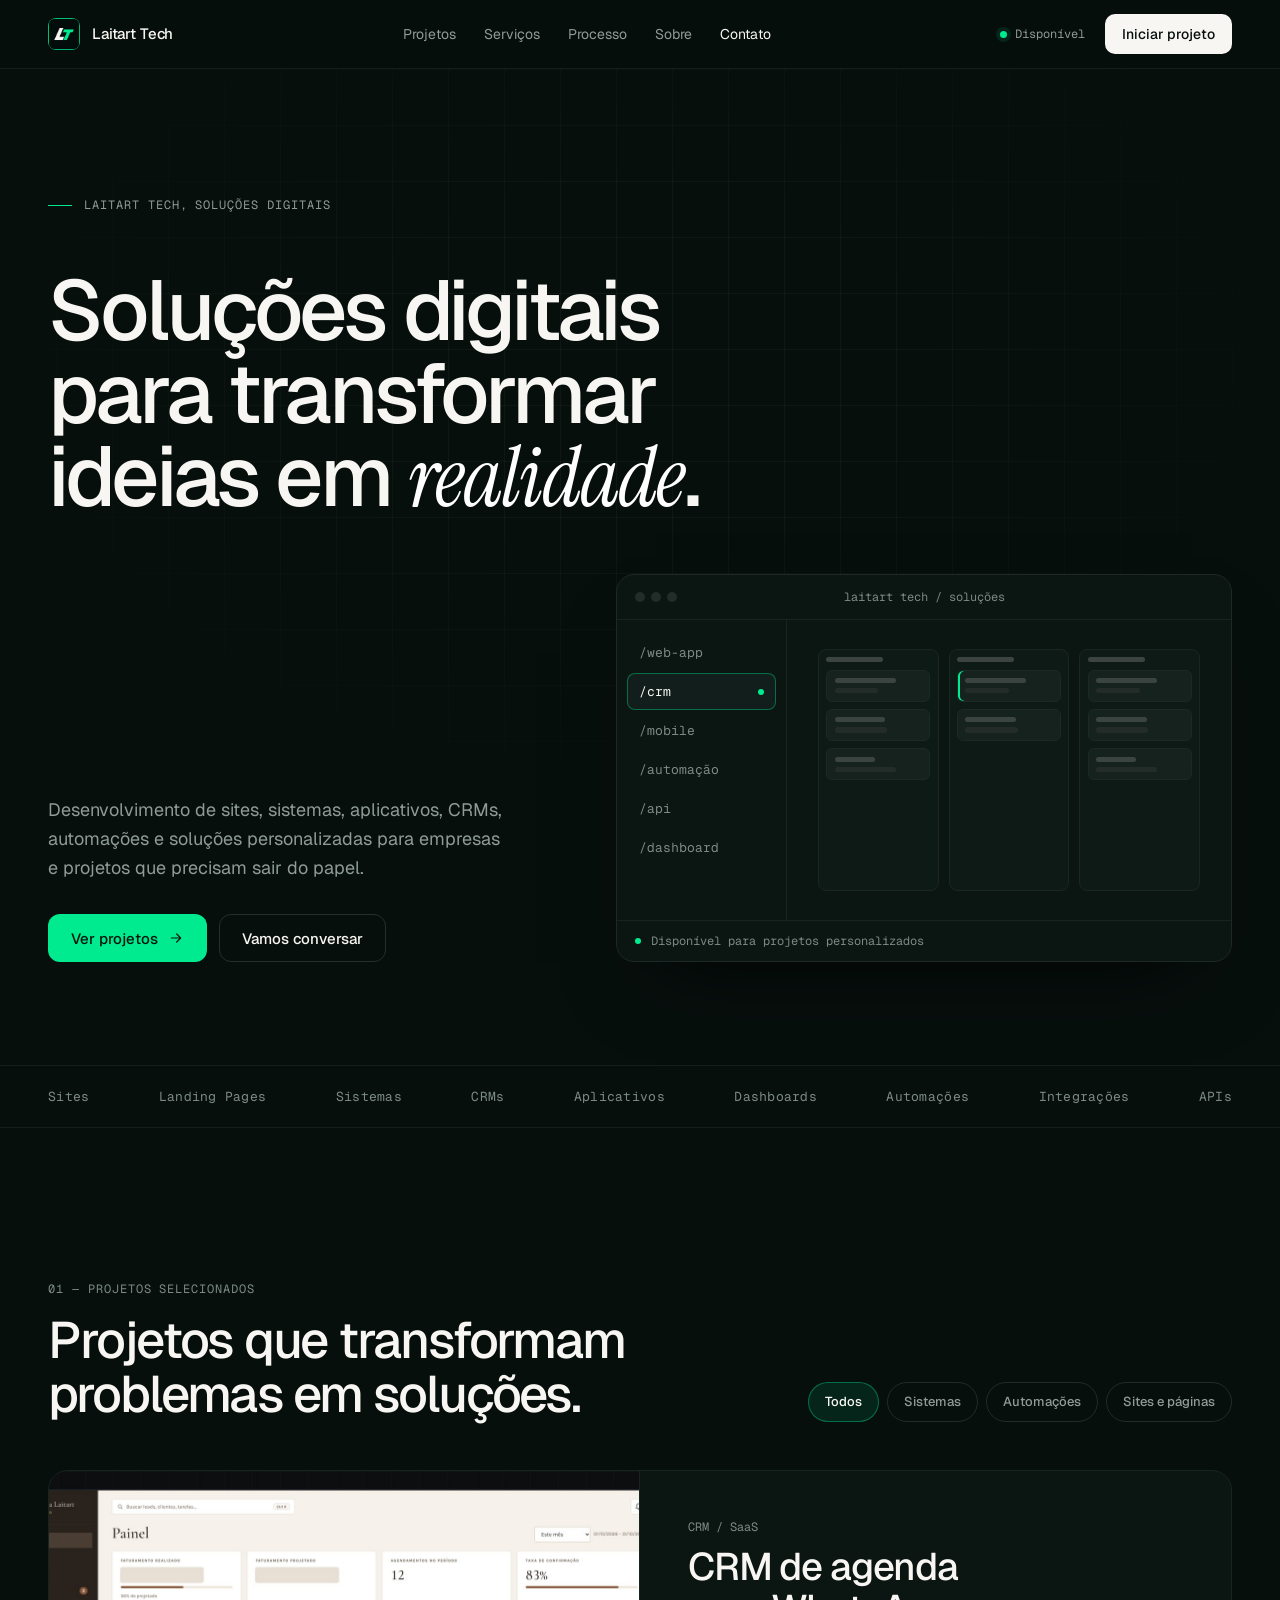
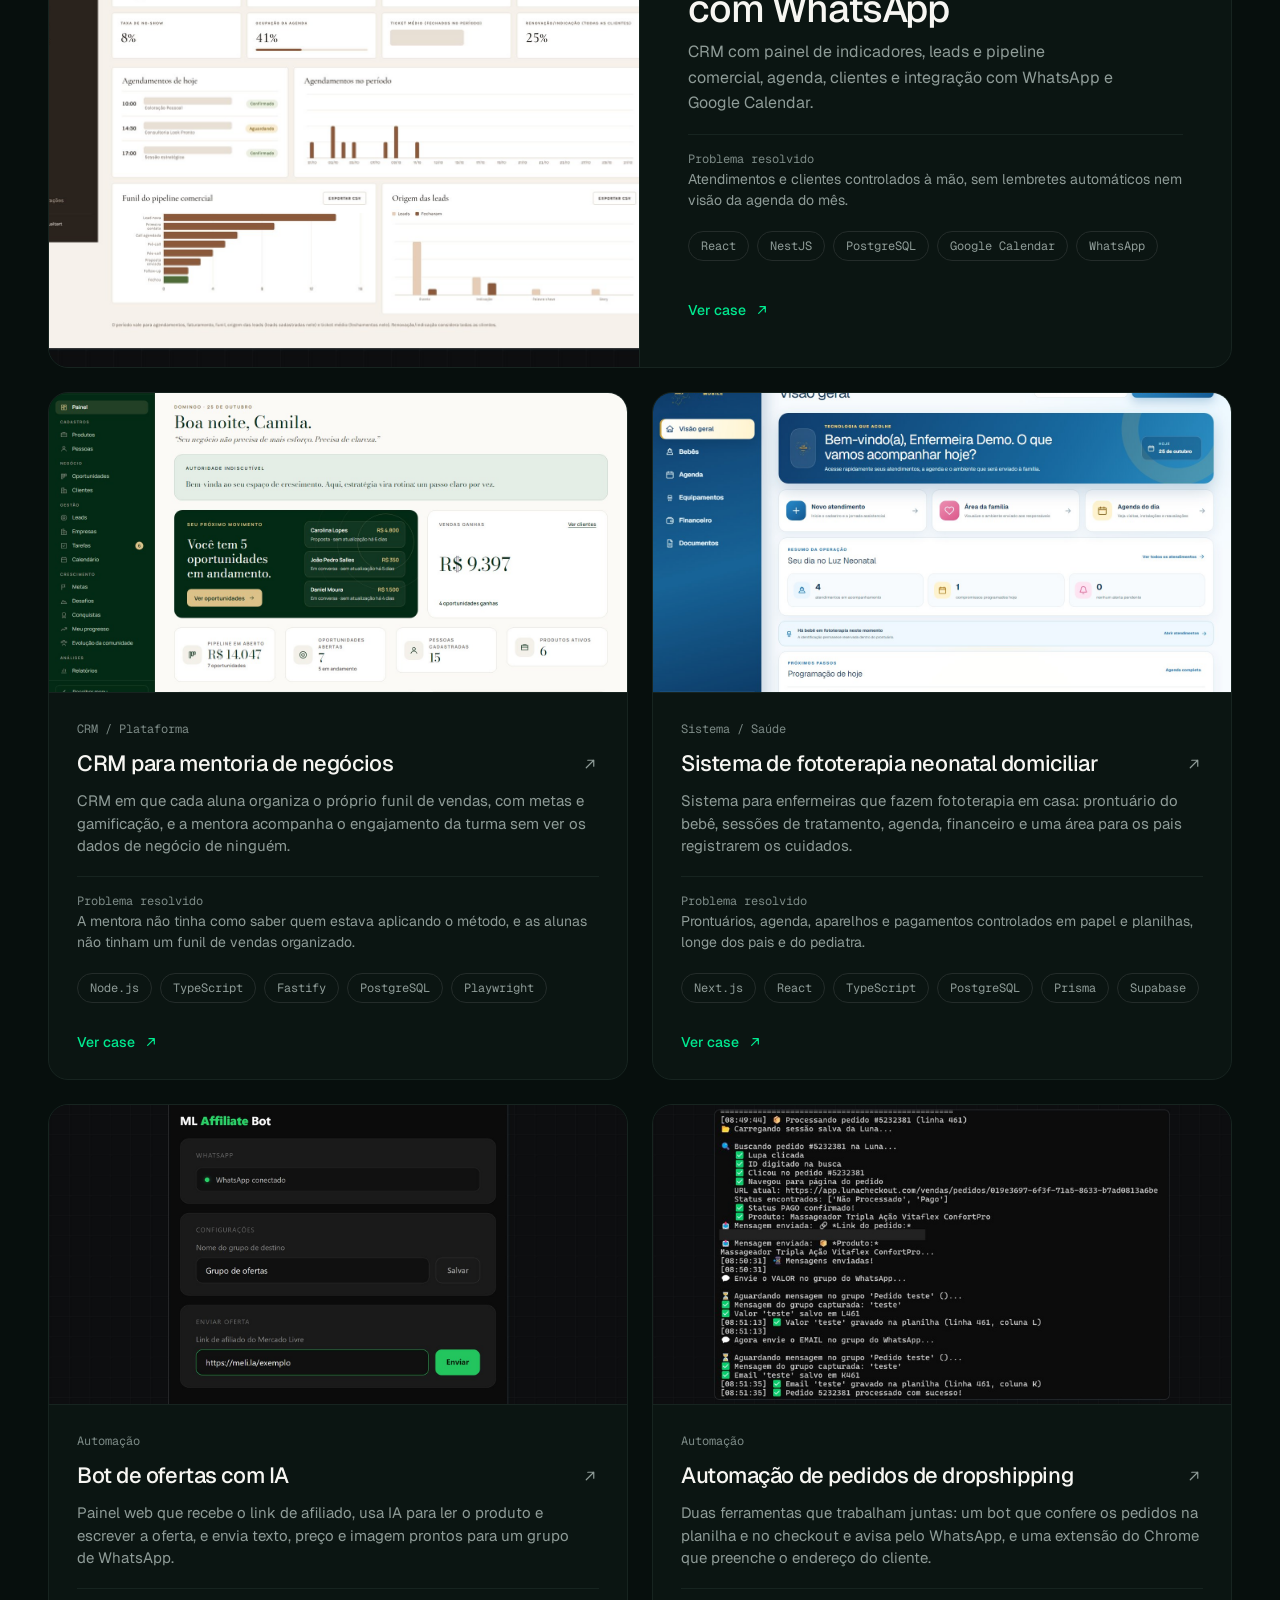
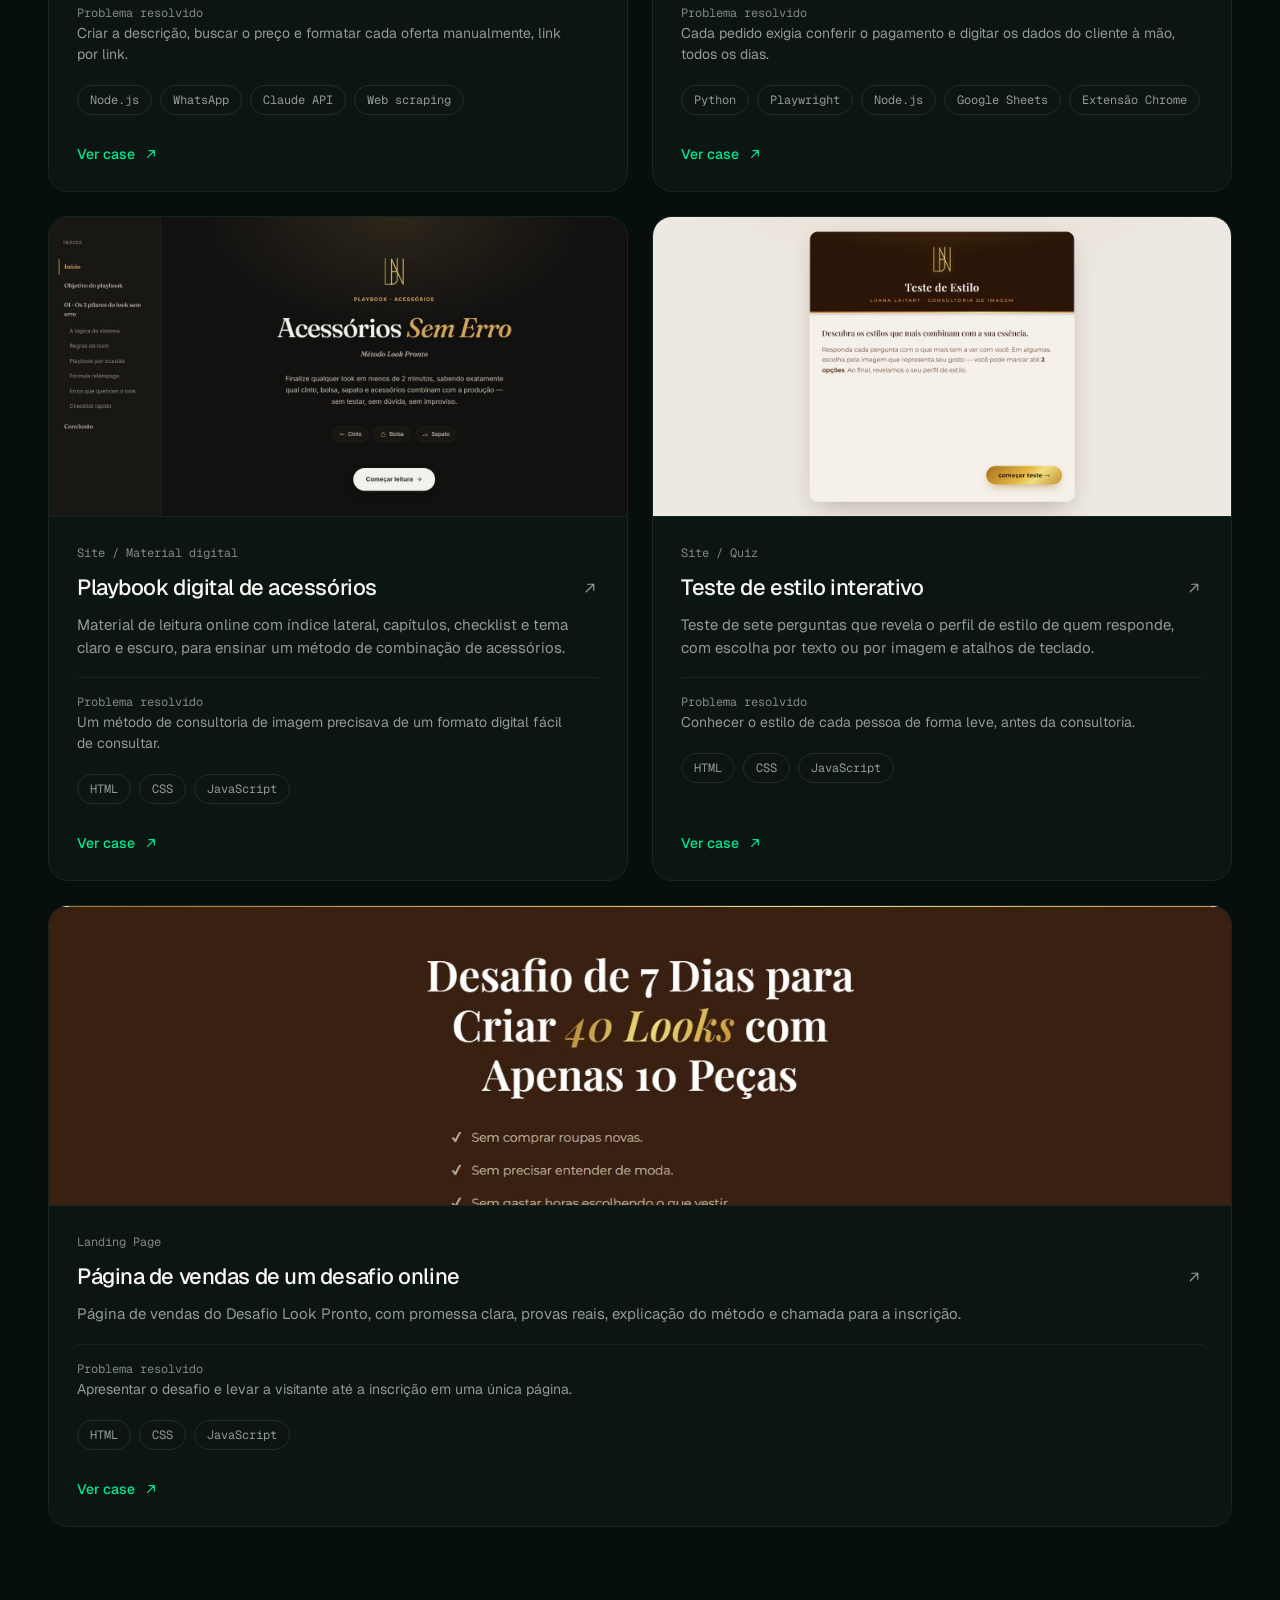
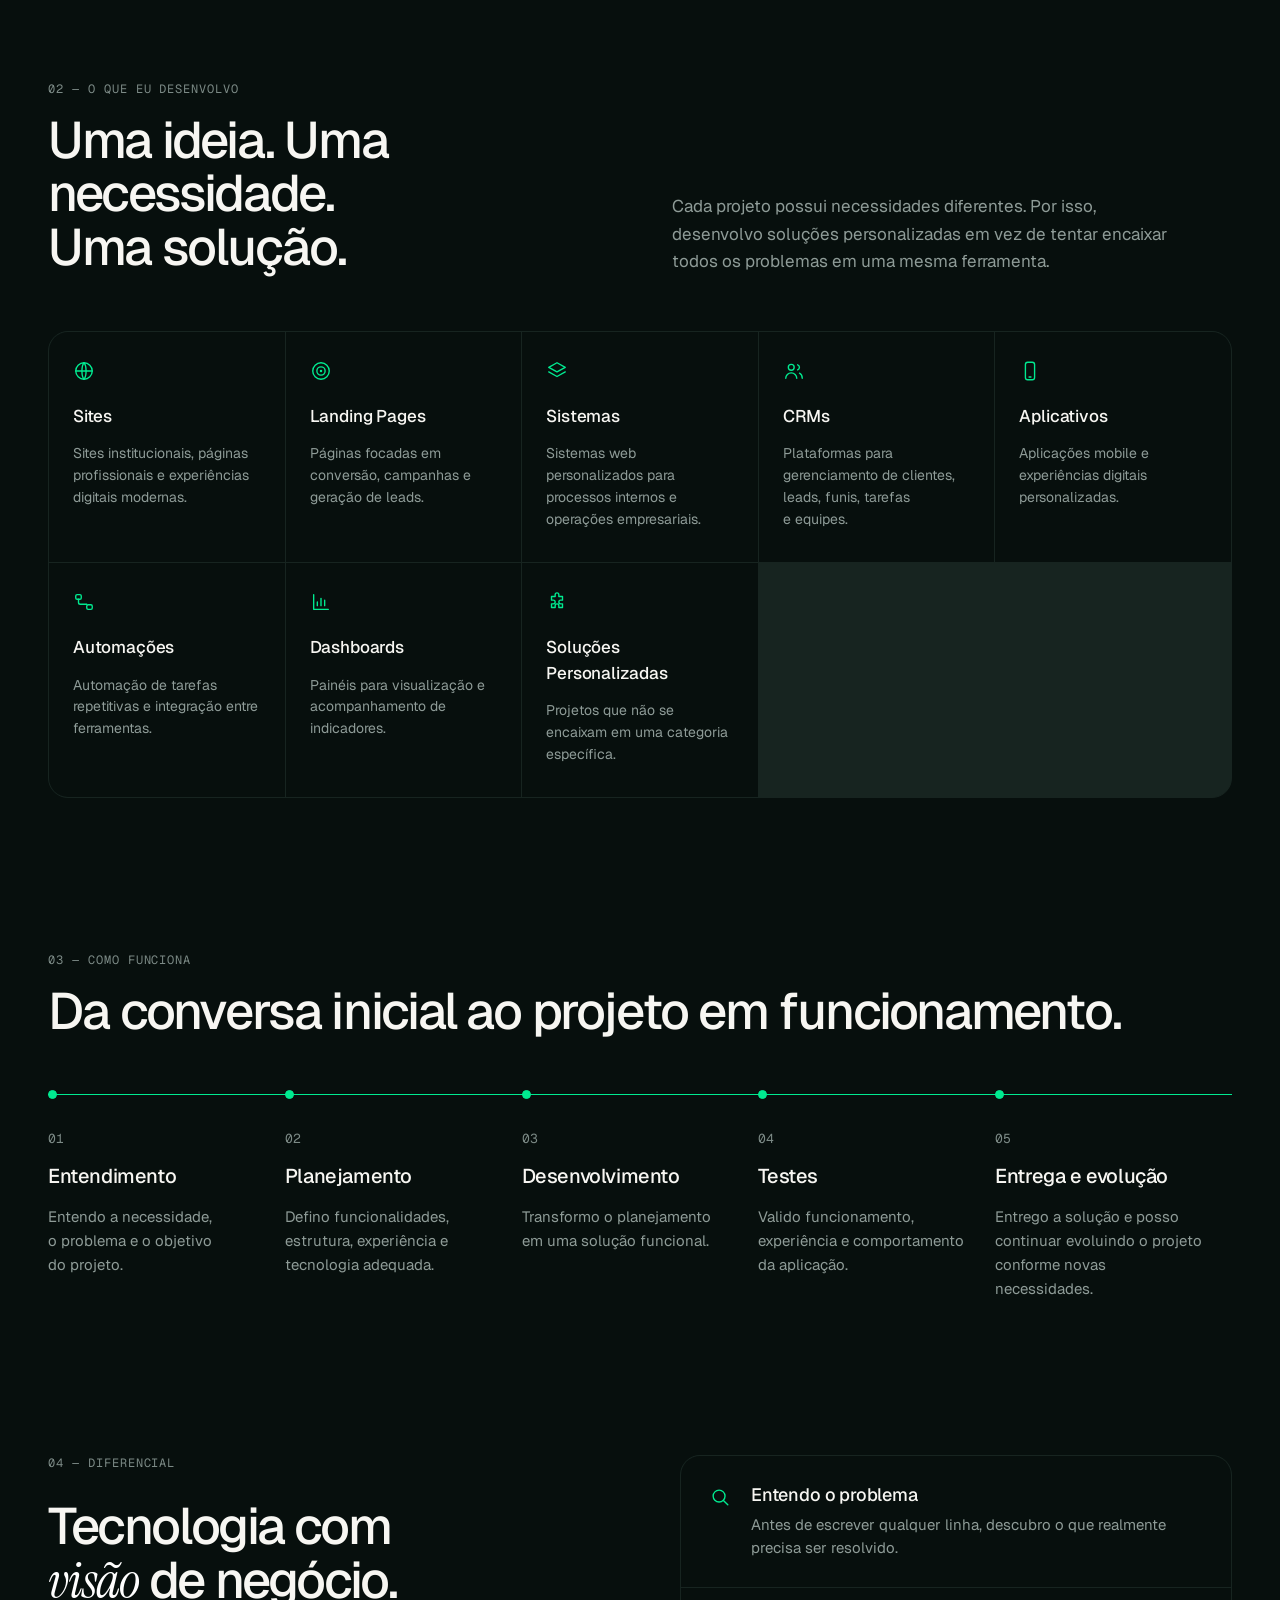
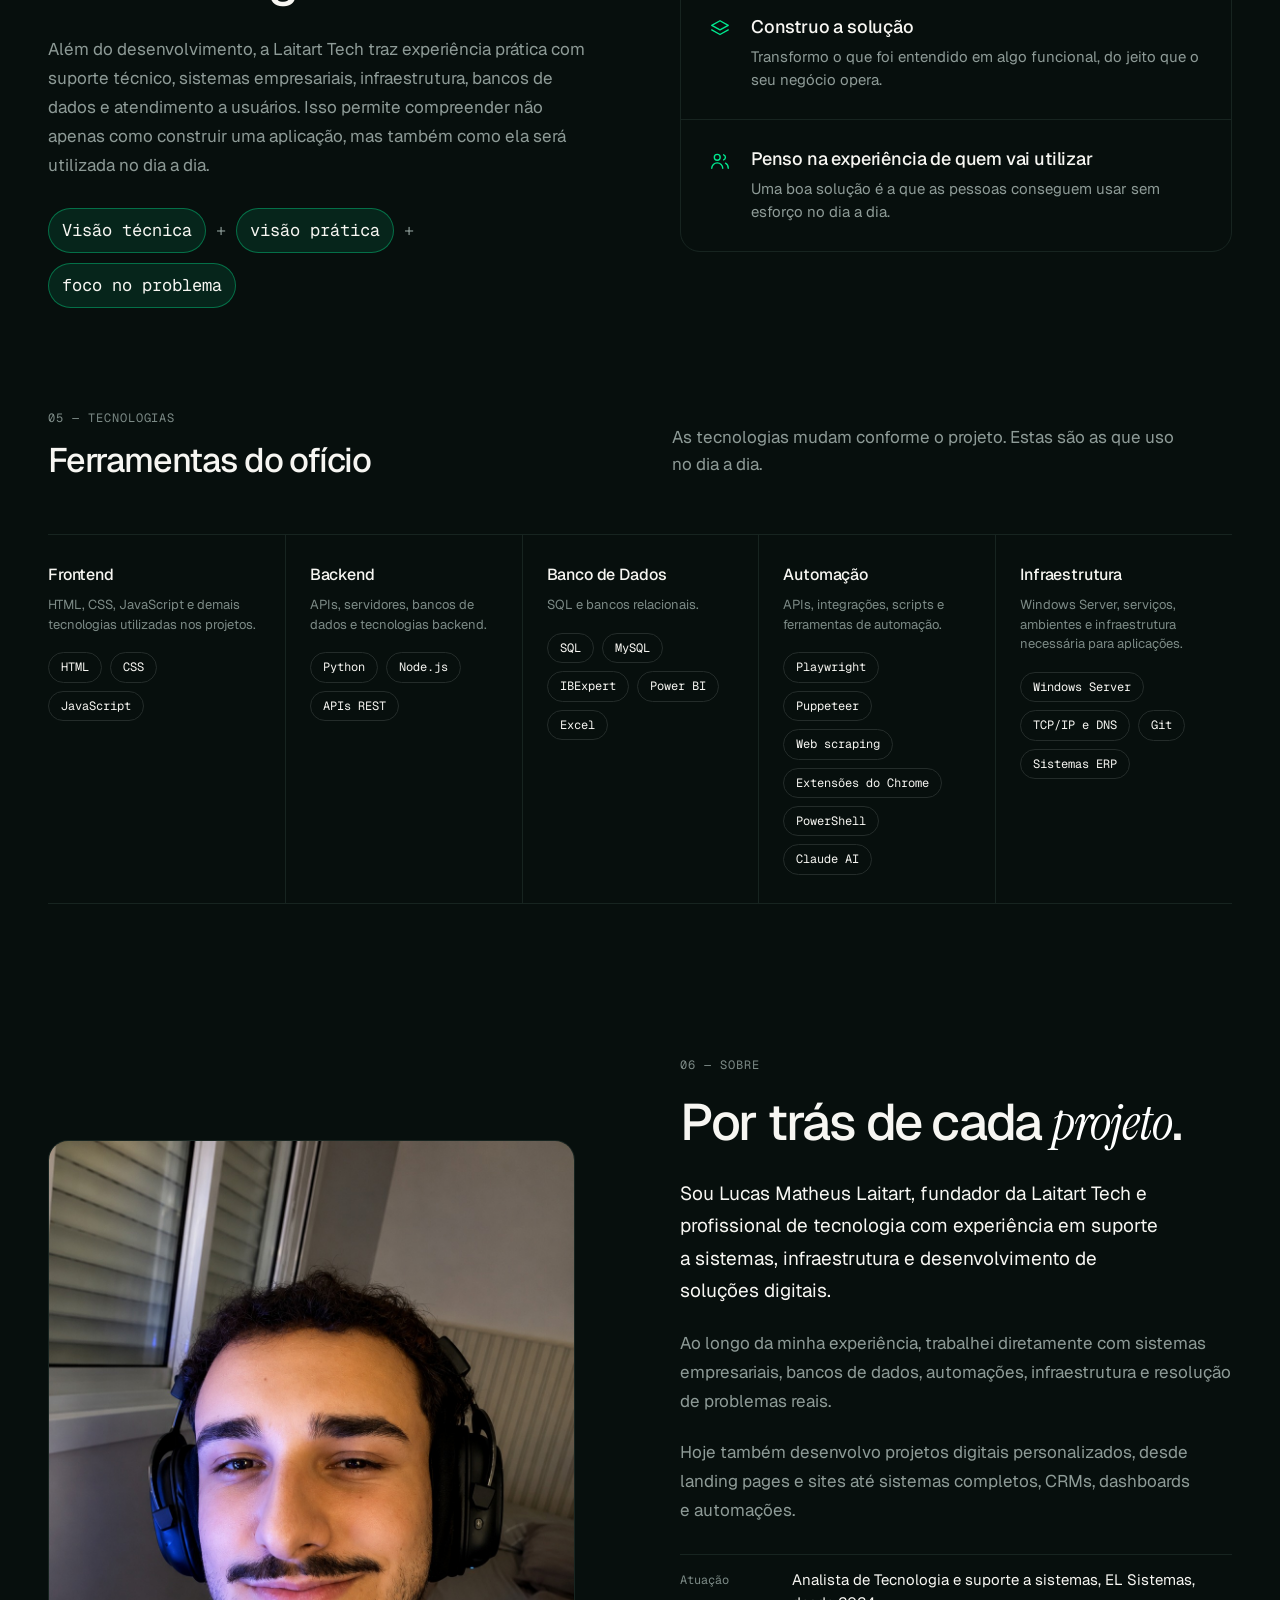
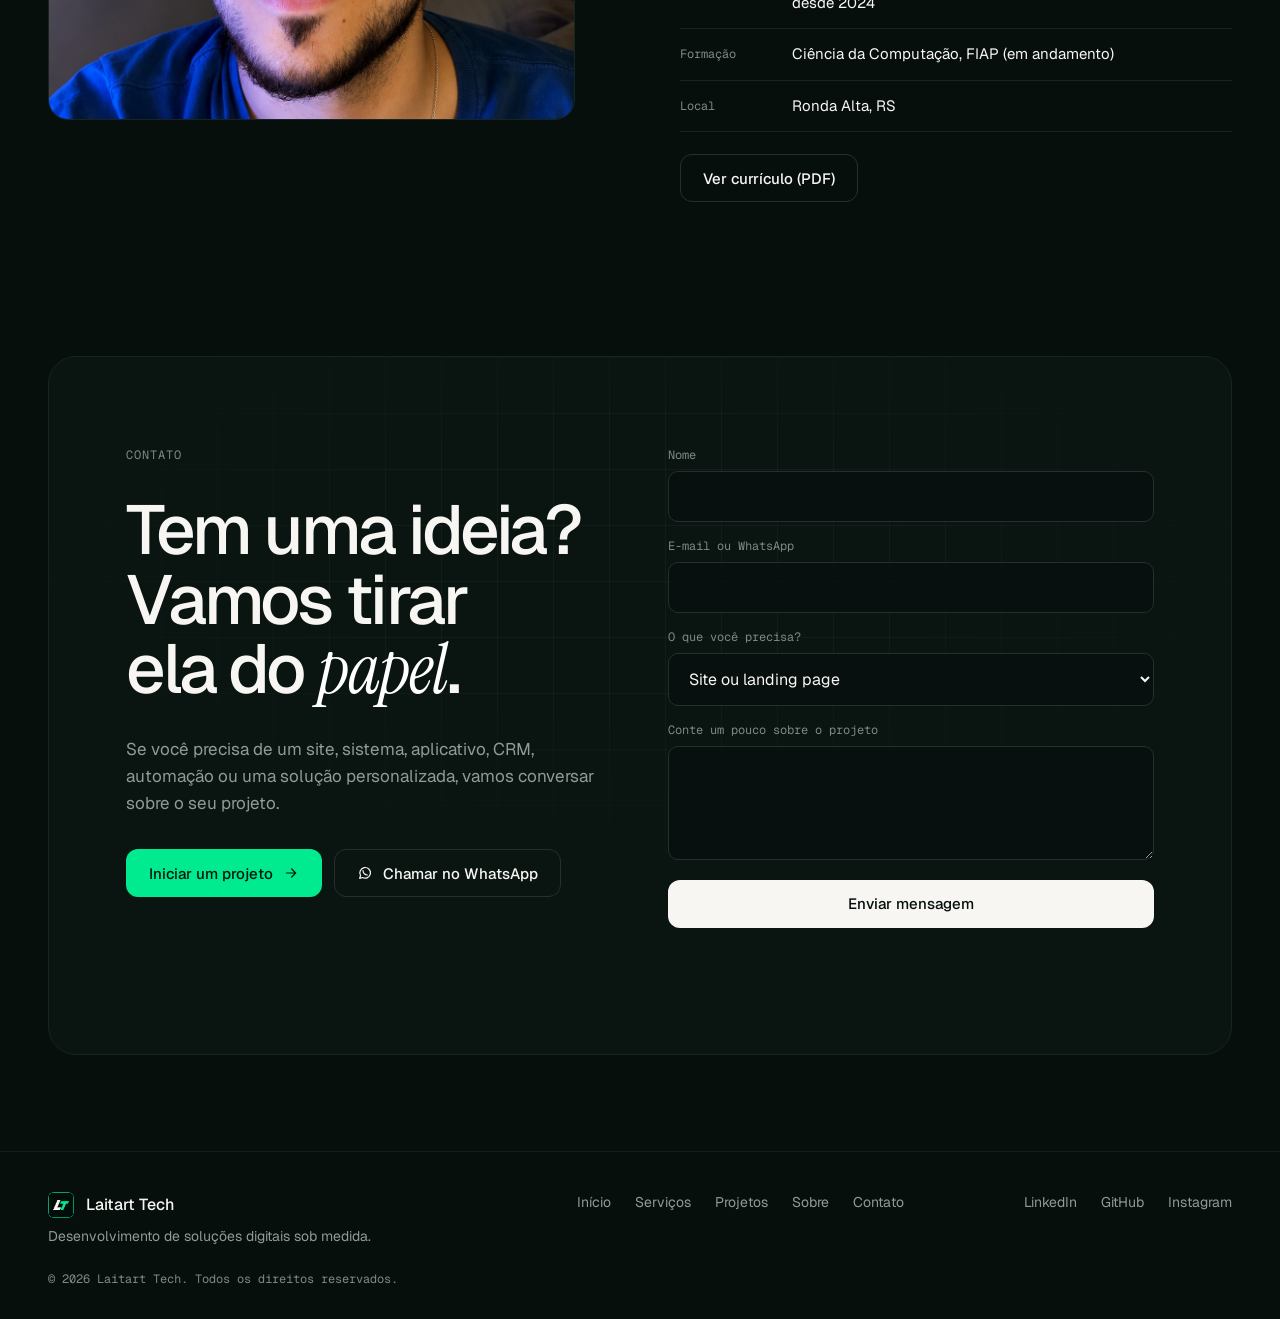
<file: index.html>
<!doctype html>
<html lang="pt-BR">
<head>
  <meta charset="utf-8">
  <meta name="viewport" content="width=device-width, initial-scale=1">
  <title>Laitart Tech | Soluções digitais sob medida</title>
  <meta name="description" content="Sites, sistemas, aplicativos, CRMs, dashboards e automações personalizadas para empresas e projetos que precisam sair do papel.">
  <meta name="theme-color" content="#070f0d">
  <meta property="og:title" content="Laitart Tech | Soluções digitais sob medida">
  <meta property="og:description" content="Transformo ideias e problemas de negócio em soluções digitais funcionais, modernas e personalizadas.">
  <meta property="og:type" content="website">
  <meta property="og:url" content="https://laitarttech.com.br/">
  <link rel="canonical" href="https://laitarttech.com.br/">
  <meta property="og:image" content="https://laitarttech.com.br/assets/og-image.png">
  <meta property="og:image:width" content="1200">
  <meta property="og:image:height" content="630">
  <meta property="og:site_name" content="Laitart Tech">
  <meta property="og:locale" content="pt_BR">
  <meta name="twitter:card" content="summary_large_image">
  <meta name="twitter:image" content="https://laitarttech.com.br/assets/og-image.png">
  <link rel="icon" type="image/svg+xml" href="assets/logo.svg">
  <link rel="icon" type="image/png" href="assets/favicon.png">
  <link rel="apple-touch-icon" href="assets/apple-touch-icon.png">
  <link rel="preconnect" href="https://fonts.googleapis.com">
  <link rel="preconnect" href="https://fonts.gstatic.com" crossorigin>
  <link href="https://fonts.googleapis.com/css2?family=Geist:wght@300;400;500;600&family=Geist+Mono:wght@400;500&family=Instrument+Serif:ital@1&display=swap" rel="stylesheet">
  <link rel="stylesheet" href="css/tokens.css?v=20261006">
  <link rel="stylesheet" href="css/base.css?v=20261006">
  <link rel="stylesheet" href="css/components.css?v=20261006">
  <link rel="stylesheet" href="css/hero.css?v=20261006">
  <link rel="stylesheet" href="css/sections.css?v=20261006">
</head>
<body>
  <a class="skip" href="#conteudo">Ir para o conteúdo</a>

  <header class="nav" id="nav">
    <div class="container nav__inner">
      <a class="nav__brand" href="#inicio" aria-label="Laitart Tech, início">
        <span class="nav__mark" aria-hidden="true"><img src="assets/logo-site.png" alt="" width="32" height="32"></span>
        <span>Laitart Tech</span>
      </a>
      <nav class="nav__links" id="nav-links" aria-label="Principal">
        <a href="#projetos">Projetos</a>
        <a href="#servicos">Serviços</a>
        <a href="#processo">Processo</a>
        <a href="#sobre">Sobre</a>
        <a href="#contato">Contato</a>
      </nav>
      <div class="nav__right">
        <span class="avail"><i aria-hidden="true"></i>Disponível</span>
        <a class="btn btn--sm btn--light" href="#contato">Iniciar projeto</a>
        <button class="nav__toggle" id="nav-toggle" aria-expanded="false" aria-controls="nav-links" aria-label="Abrir menu">
          <span></span><span></span>
        </button>
      </div>
    </div>
    <span class="nav__progress" id="nav-progress" aria-hidden="true"></span>
  </header>

  <main id="conteudo">
    <!-- HERO -->
    <section class="hero" id="inicio">
      <div class="hero__bg gridbg gridbg--fade" aria-hidden="true"></div>
      <div class="container hero__inner">
        <p class="hero__kicker">Laitart Tech, soluções digitais</p>
        <h1>Soluções digitais para transformar ideias em <em class="serif">realidade</em>.</h1>

        <div class="hero__row">
          <div class="hero__copy">
            <p>Desenvolvimento de sites, sistemas, aplicativos, CRMs, automações e soluções personalizadas para empresas e projetos que precisam sair do papel.</p>
            <div class="hero__cta">
              <a class="btn btn--primary" href="#projetos">Ver projetos
                <svg class="arrow-r" viewBox="0 0 24 24" aria-hidden="true"><path d="M5 12h14M13 6l6 6-6 6"/></svg></a>
              <a class="btn btn--ghost" href="#contato">Vamos conversar</a>
            </div>
          </div>

          <div class="console" id="console">
            <div class="console__bar">
              <span class="console__dots" aria-hidden="true"><i></i><i></i><i></i></span>
              <span class="console__title">laitart tech / soluções</span>
              <span style="width:42px" aria-hidden="true"></span>
            </div>
            <div class="console__body">
              <div class="console__tabs" id="console-tabs" role="tablist" aria-label="Tipos de solução"></div>
              <div class="console__view" id="console-view" role="tabpanel" aria-live="polite"></div>
            </div>
            <div class="console__foot"><i aria-hidden="true"></i>Disponível para projetos personalizados</div>
          </div>
        </div>
      </div>
    </section>

    <div class="strip">
      <div class="container strip__inner" aria-label="Tipos de projeto">
        <span>Sites</span><span>Landing Pages</span><span>Sistemas</span><span>CRMs</span><span>Aplicativos</span><span>Dashboards</span><span>Automações</span><span>Integrações</span><span>APIs</span>
      </div>
    </div>

    <!-- PROJETOS -->
    <section class="section" id="projetos">
      <div class="container">
        <div class="work__top">
          <div>
            <span class="eyebrow">01 — Projetos selecionados</span>
            <h2>Projetos que transformam problemas em soluções.</h2>
          </div>
          <div class="filters" id="project-filters" role="group" aria-label="Filtrar projetos"></div>
        </div>
        <div class="projects" id="projects-grid"></div>
      </div>
    </section>

    <!-- SERVIÇOS -->
    <section class="section" id="servicos">
      <div class="container">
        <div class="head">
          <div>
            <span class="eyebrow">02 — O que eu desenvolvo</span>
            <h2>Uma ideia. Uma necessidade. Uma solução.</h2>
          </div>
          <p>Cada projeto possui necessidades diferentes. Por isso, desenvolvo soluções personalizadas em vez de tentar encaixar todos os problemas em uma mesma ferramenta.</p>
        </div>
        <div class="services" id="services-grid"></div>
      </div>
    </section>

    <!-- PROCESSO -->
    <section class="section" id="processo">
      <div class="container">
        <div class="head">
          <div>
            <span class="eyebrow">03 — Como funciona</span>
            <h2>Da conversa inicial ao projeto em funcionamento.</h2>
          </div>
        </div>
        <ol class="process" id="process-list"></ol>
      </div>
    </section>

    <!-- DIFERENCIAL -->
    <section class="section" id="diferencial">
      <div class="container diff">
        <div class="diff__copy">
          <span class="eyebrow">04 — Diferencial</span>
          <h2>Tecnologia com <em class="serif">visão</em> de negócio.</h2>
          <p>Além do desenvolvimento, a Laitart Tech traz experiência prática com suporte técnico, sistemas empresariais, infraestrutura, bancos de dados e atendimento a usuários. Isso permite compreender não apenas como construir uma aplicação, mas também como ela será utilizada no dia a dia.</p>
          <p class="equation" aria-label="Visão técnica, mais visão prática, mais foco no problema">
            <span>Visão técnica</span><i>+</i><span>visão prática</span><i>+</i><span>foco no problema</span>
          </p>
        </div>
        <div class="pillars" id="pillars-list"></div>
      </div>
    </section>

    <!-- TECNOLOGIAS -->
    <section class="section section--tight" id="tecnologias">
      <div class="container">
        <div class="head head--small">
          <div>
            <span class="eyebrow">05 — Tecnologias</span>
            <h2>Ferramentas do ofício</h2>
          </div>
          <p>As tecnologias mudam conforme o projeto. Estas são as que uso no dia a dia.</p>
        </div>
        <div class="tech" id="tech-list"></div>
      </div>
    </section>

    <!-- SOBRE -->
    <section class="section" id="sobre">
      <div class="container about">
        <div class="about__visual" id="about-visual"></div>
        <div class="about__copy">
          <span class="eyebrow">06 — Sobre</span>
          <h2>Por trás de cada <em class="serif">projeto</em>.</h2>
          <p>Sou Lucas Matheus Laitart, fundador da Laitart Tech e profissional de tecnologia com experiência em suporte a sistemas, infraestrutura e desenvolvimento de soluções digitais.</p>
          <p>Ao longo da minha experiência, trabalhei diretamente com sistemas empresariais, bancos de dados, automações, infraestrutura e resolução de problemas reais.</p>
          <p>Hoje também desenvolvo projetos digitais personalizados, desde landing pages e sites até sistemas completos, CRMs, dashboards e automações.</p>
          <dl class="facts-list">
            <div><dt>Atuação</dt><dd>Analista de Tecnologia e suporte a sistemas, EL Sistemas, desde 2024</dd></div>
            <div><dt>Formação</dt><dd>Ciência da Computação, FIAP (em andamento)</dd></div>
            <div><dt>Local</dt><dd>Ronda Alta, RS</dd></div>
          </dl>
          <a class="btn btn--ghost" href="assets/curriculo.pdf" target="_blank" rel="noopener">Ver currículo (PDF)</a>
        </div>
      </div>
    </section>

    <!-- CONTATO -->
    <section class="section" id="contato">
      <div class="container">
        <div class="cta">
          <div class="cta__bg gridbg gridbg--fade" aria-hidden="true"></div>
          <div class="cta__copy">
            <span class="eyebrow">Contato</span>
            <h2>Tem uma ideia? Vamos tirar ela do <em class="serif">papel</em>.</h2>
            <p>Se você precisa de um site, sistema, aplicativo, CRM, automação ou uma solução personalizada, vamos conversar sobre o seu projeto.</p>
            <div class="cta__actions">
              <a class="btn btn--primary" href="#form-nome" id="cta-start">Iniciar um projeto
                <svg class="arrow-r" viewBox="0 0 24 24" aria-hidden="true"><path d="M5 12h14M13 6l6 6-6 6"/></svg></a>
              <a class="btn btn--ghost" id="cta-wa" href="#form-nome" hidden></a>
            </div>
          </div>
          <form class="form" id="contact-form" novalidate>
            <input type="text" name="_honey" tabindex="-1" autocomplete="off" aria-hidden="true" style="position:absolute;left:-9999px;width:1px;height:1px;opacity:0">
            <label>Nome<input id="form-nome" name="nome" type="text" autocomplete="name" required></label>
            <label>E-mail ou WhatsApp<input name="contato" type="text" autocomplete="email" required></label>
            <label>O que você precisa?
              <select name="tipo">
                <option>Site ou landing page</option>
                <option>Sistema web</option>
                <option>CRM</option>
                <option>Aplicativo</option>
                <option>Automação ou integração</option>
                <option>Dashboard</option>
                <option>Outro</option>
              </select>
            </label>
            <label>Conte um pouco sobre o projeto<textarea name="mensagem" rows="4" required></textarea></label>
            <button class="btn btn--light" type="submit">Enviar mensagem</button>
            <p class="form__msg" id="form-msg" role="status" aria-live="polite"></p>
          </form>
        </div>
      </div>
    </section>
  </main>

  <footer class="footer">
    <div class="container footer__inner">
      <div>
        <p class="footer__name"><span class="nav__mark" aria-hidden="true"><img src="assets/logo-site.png" alt="" width="32" height="32"></span>Laitart Tech</p>
        <p class="footer__desc">Desenvolvimento de soluções digitais sob medida.</p>
      </div>
      <nav class="footer__links" aria-label="Rodapé">
        <a href="#inicio">Início</a>
        <a href="#servicos">Serviços</a>
        <a href="#projetos">Projetos</a>
        <a href="#sobre">Sobre</a>
        <a href="#contato">Contato</a>
      </nav>
      <div class="footer__socials" id="footer-socials"></div>
    </div>
    <div class="container footer__legal"><span id="year"></span> Laitart Tech. Todos os direitos reservados.</div>
  </footer>


  <script src="js/data/site.js?v=20261006"></script>
  <script src="js/data/projects.js?v=20261006"></script>
  <script src="js/data/content.js?v=20261006"></script>
  <script src="js/mockups.js?v=20261006"></script>
  <script src="js/render.js?v=20261006"></script>
  <script src="js/main.js?v=20261006"></script>
</body>
</html>
</file>
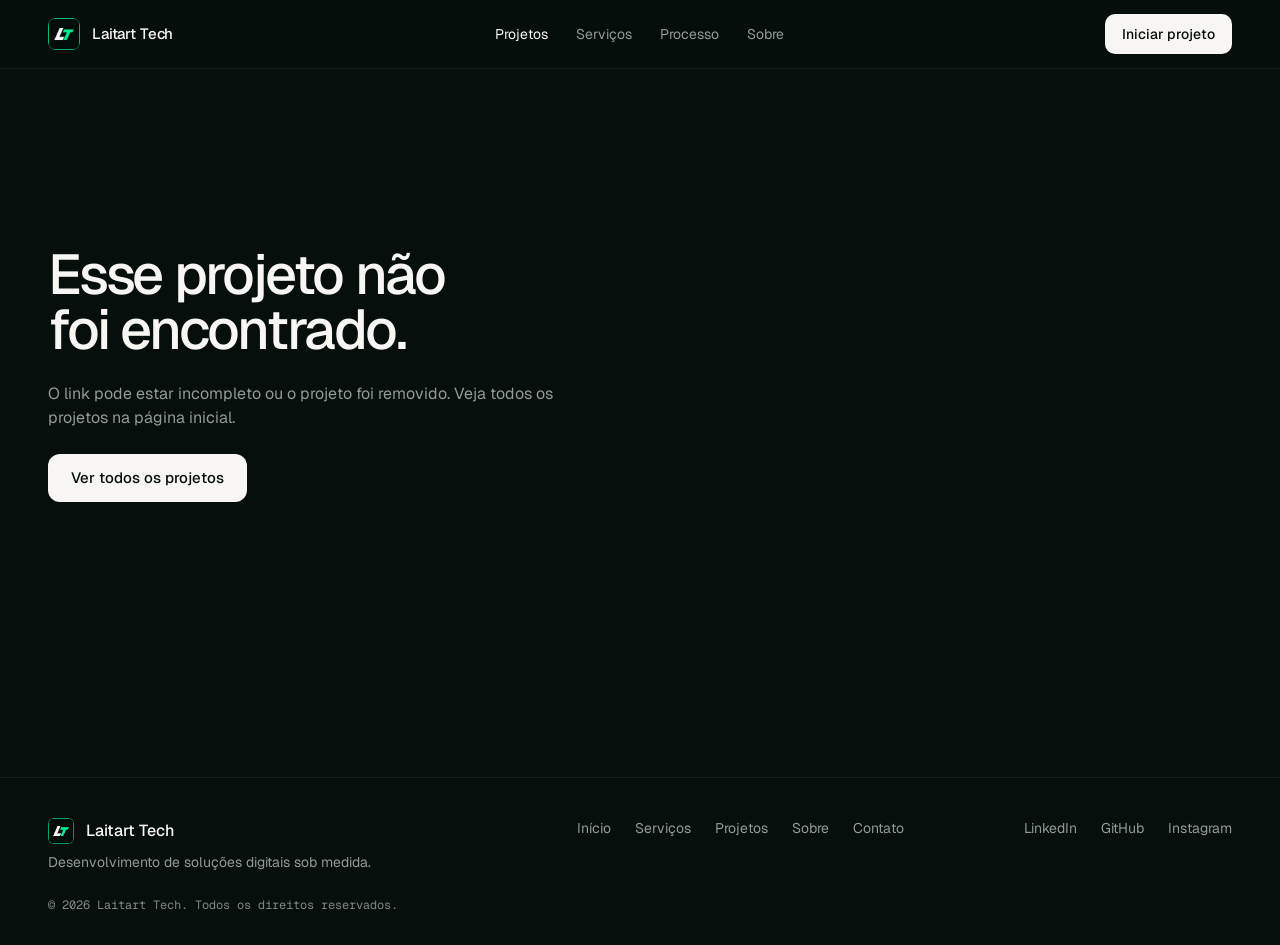
<file: projeto.html>
<!doctype html>
<html lang="pt-BR">
<head>
  <meta charset="utf-8">
  <meta name="viewport" content="width=device-width, initial-scale=1">
  <title>Projeto | Laitart Tech</title>
  <meta name="description" content="Case de projeto da Laitart Tech.">
  <meta name="theme-color" content="#070f0d">
  <meta property="og:type" content="website">
  <meta property="og:title" content="Projeto | Laitart Tech">
  <meta property="og:description" content="Cases de projetos da Laitart Tech: sistemas, automações e páginas sob medida.">
  <meta property="og:image" content="https://laitarttech.com.br/assets/og-image.png">
  <meta property="og:image:width" content="1200">
  <meta property="og:image:height" content="630">
  <meta property="og:site_name" content="Laitart Tech">
  <meta property="og:locale" content="pt_BR">
  <meta name="twitter:card" content="summary_large_image">
  <meta name="twitter:image" content="https://laitarttech.com.br/assets/og-image.png">
  <link rel="icon" type="image/svg+xml" href="assets/logo.svg">
  <link rel="icon" type="image/png" href="assets/favicon.png">
  <link rel="apple-touch-icon" href="assets/apple-touch-icon.png">
  <link rel="preconnect" href="https://fonts.googleapis.com">
  <link rel="preconnect" href="https://fonts.gstatic.com" crossorigin>
  <link href="https://fonts.googleapis.com/css2?family=Geist:wght@300;400;500;600&family=Geist+Mono:wght@400;500&family=Instrument+Serif:ital@1&display=swap" rel="stylesheet">
  <link rel="stylesheet" href="css/tokens.css?v=20261006">
  <link rel="stylesheet" href="css/base.css?v=20261006">
  <link rel="stylesheet" href="css/components.css?v=20261006">
  <link rel="stylesheet" href="css/sections.css?v=20261006">
  <link rel="stylesheet" href="css/case.css?v=20261006">
</head>
<body>
  <a class="skip" href="#conteudo">Ir para o conteúdo</a>

  <header class="nav">
    <div class="container nav__inner">
      <a class="nav__brand" href="index.html" aria-label="Laitart Tech, página inicial">
        <span class="nav__mark" aria-hidden="true"><img src="assets/logo-site.png" alt="" width="32" height="32"></span>
        <span>Laitart Tech</span>
      </a>
      <nav class="nav__links" aria-label="Principal">
        <a href="index.html#projetos" class="is-active">Projetos</a>
        <a href="index.html#servicos">Serviços</a>
        <a href="index.html#processo">Processo</a>
        <a href="index.html#sobre">Sobre</a>
      </nav>
      <div class="nav__right"><a class="btn btn--sm btn--light" href="index.html#contato">Iniciar projeto</a></div>
    </div>
  </header>

  <main id="conteudo" class="case"></main>

  <footer class="footer">
    <div class="container footer__inner">
      <div>
        <p class="footer__name"><span class="nav__mark" aria-hidden="true"><img src="assets/logo-site.png" alt="" width="32" height="32"></span>Laitart Tech</p>
        <p class="footer__desc">Desenvolvimento de soluções digitais sob medida.</p>
      </div>
      <nav class="footer__links" aria-label="Rodapé">
        <a href="index.html">Início</a>
        <a href="index.html#servicos">Serviços</a>
        <a href="index.html#projetos">Projetos</a>
        <a href="index.html#sobre">Sobre</a>
        <a href="index.html#contato">Contato</a>
      </nav>
      <div class="footer__socials" id="footer-socials"></div>
    </div>
    <div class="container footer__legal"><span id="year"></span> Laitart Tech. Todos os direitos reservados.</div>
  </footer>

  <script src="js/data/site.js?v=20261006"></script>
  <script src="js/data/projects.js?v=20261006"></script>
  <script src="js/data/content.js?v=20261006"></script>
  <script src="js/mockups.js?v=20261006"></script>
  <script src="js/case.js?v=20261006"></script>
</body>
</html>
</file>
<file: css/tokens.css>
:root {
  --bg: #070f0d;
  --bg-raised: #0b1512;
  --surface: #0d1a16;
  --surface-2: #121e1b;
  --line: #172420;
  --line-strong: #282e2c;
  --text: #f7f6f2;
  --muted: #8e9b97;
  --faint: #7c8a86;
  --accent: #00ea90;
  --accent-ink: #00170d;
  --accent-soft: rgba(0, 234, 144, 0.1);
  --accent-line: rgba(0, 234, 144, 0.38);

  --font-body: "Geist", "Helvetica Neue", system-ui, sans-serif;
  --font-mono: "Geist Mono", ui-monospace, "Cascadia Mono", Consolas, monospace;
  --font-serif: "Instrument Serif", Georgia, serif;

  --r-sm: 8px;
  --r-md: 12px;
  --r-lg: 20px;

  --container: 1200px;
  --gutter: clamp(20px, 4vw, 48px);
  --section-y: clamp(96px, 12vw, 160px);

  --ease: cubic-bezier(0.22, 0.8, 0.28, 1);
  --fast: 200ms;
}
</file>
<file: css/base.css>
*, *::before, *::after { box-sizing: border-box; }
html { scroll-behavior: smooth; scroll-padding-top: 84px; -webkit-text-size-adjust: 100%; }
body {
  margin: 0; background: var(--bg); color: var(--text);
  font: 400 1rem/1.5 var(--font-body);
  -webkit-font-smoothing: antialiased; text-rendering: optimizeLegibility;
}
img, svg { display: block; max-width: 100%; }
a { color: inherit; text-decoration: none; }
button, input, select, textarea { font: inherit; color: inherit; }
h1, h2, h3, p { margin: 0; }
h1, h2, h3 { font-weight: 500; text-wrap: balance; }
h2 { font-size: clamp(2rem, 4vw, 3.25rem); line-height: 1.05; letter-spacing: -0.035em; }
p { text-wrap: pretty; }
ol, ul { margin: 0; padding: 0; list-style: none; }
em.serif { font-family: var(--font-serif); font-style: italic; font-weight: 400; letter-spacing: -0.02em; color: #fff; }

.container { width: min(100% - 2 * var(--gutter), var(--container)); margin-inline: auto; }
.section { padding-top: var(--section-y); }
.section--tight { padding-top: clamp(64px, 8vw, 104px); }
.gridbg { background-image: linear-gradient(rgba(255, 255, 255, 0.035) 1px, transparent 1px), linear-gradient(90deg, rgba(255, 255, 255, 0.035) 1px, transparent 1px); background-size: 56px 56px; }
.gridbg--fade { -webkit-mask-image: radial-gradient(ellipse 70% 60% at 50% 30%, #000 30%, transparent 80%); mask-image: radial-gradient(ellipse 70% 60% at 50% 30%, #000 30%, transparent 80%); }

:focus-visible { outline: 2px solid var(--accent); outline-offset: 3px; border-radius: 6px; }
::selection { background: var(--accent); color: var(--accent-ink); }
[hidden] { display: none !important; }

.skip { position: absolute; left: 16px; top: -60px; background: var(--accent); color: var(--accent-ink); padding: 10px 16px; border-radius: var(--r-sm); z-index: 100; font-weight: 500; }
.skip:focus { top: 12px; }

@media (prefers-reduced-motion: reduce) {
  html { scroll-behavior: auto; }
  *, *::before, *::after { animation: none !important; transition-duration: 0.01ms !important; }
}
</file>
<file: css/components.css>
/* ---------- Botões ---------- */
.btn {
  display: inline-flex; align-items: center; justify-content: center; gap: 10px;
  min-height: 48px; padding: 0 22px; border: 1px solid transparent; border-radius: var(--r-md);
  font: 500 0.9375rem/1 var(--font-body); cursor: pointer; white-space: nowrap;
  transition: transform var(--fast) var(--ease), background var(--fast), border-color var(--fast), color var(--fast);
}
.btn:active { transform: scale(0.97); }
.btn--sm { min-height: 40px; padding: 0 16px; font-size: 0.875rem; border-radius: 10px; }
.btn--primary { background: var(--accent); color: var(--accent-ink); }
.btn--primary:hover { background: #62dbae; }
.btn--light { background: var(--text); color: var(--bg); }
.btn--light:hover { background: #fff; }
.btn--ghost { border-color: var(--line-strong); color: var(--text); }
.btn--ghost:hover { border-color: #3c4442; background: #121e1b; }
.btn svg { width: 16px; height: 16px; fill: none; stroke: currentColor; stroke-width: 1.8; stroke-linecap: round; stroke-linejoin: round; }
.arrow-r, .arrow-ne { transition: transform var(--fast) var(--ease); }
.btn:hover .arrow-r { transform: translateX(3px); }

/* ---------- Navegação ---------- */
.nav { position: sticky; top: 0; z-index: 50; background: rgba(7, 15, 13, 0.78); backdrop-filter: blur(14px); -webkit-backdrop-filter: blur(14px); border-bottom: 1px solid #131f1c; }
.nav__inner { min-height: 68px; display: flex; align-items: center; justify-content: space-between; gap: 16px 32px; }
.nav__brand { display: flex; align-items: center; gap: 12px; font-weight: 500; font-size: 0.9375rem; letter-spacing: -0.01em; }
.nav__mark { width: 32px; height: 32px; border-radius: 8px; overflow: hidden; flex: none; }
.nav__links { display: flex; align-items: center; gap: 4px 28px; font-size: 0.875rem; }
.nav__links a { color: var(--muted); transition: color var(--fast); }
.nav__links a:hover, .nav__links a.is-active { color: var(--text); }
.nav__right { display: flex; align-items: center; gap: 20px; }
.avail { display: flex; align-items: center; gap: 8px; font: 400 0.75rem var(--font-mono); color: var(--muted); }
.avail i { width: 7px; height: 7px; border-radius: 50%; background: var(--accent); box-shadow: 0 0 0 4px var(--accent-soft); }
.nav__toggle { display: none; width: 44px; height: 44px; border: 0; background: none; cursor: pointer; position: relative; }
.nav__toggle span { position: absolute; left: 12px; right: 12px; height: 2px; background: var(--text); border-radius: 2px; transition: transform 220ms var(--ease), top 220ms var(--ease); }
.nav__toggle span:first-child { top: 17px; }
.nav__toggle span:last-child { top: 25px; }
.nav__toggle[aria-expanded="true"] span:first-child { top: 21px; transform: rotate(45deg); }
.nav__toggle[aria-expanded="true"] span:last-child { top: 21px; transform: rotate(-45deg); }
.nav__progress { position: absolute; left: 0; bottom: -1px; height: 1px; width: 100%; background: var(--accent); transform: scaleX(0); transform-origin: left; }

@media (max-width: 900px) {
  .nav__toggle { display: block; }
  .avail { display: none; }
  .nav__right .btn { display: none; }
  .nav__links {
    position: fixed; inset: 68px 0 auto 0; flex-direction: column; align-items: stretch; gap: 0;
    padding: 8px var(--gutter) 24px; background: rgba(7, 15, 13, 0.98); backdrop-filter: blur(16px);
    border-bottom: 1px solid var(--line); transform: translateY(-8px); opacity: 0; visibility: hidden;
    transition: opacity 200ms, transform 200ms var(--ease), visibility 200ms;
  }
  .nav__links.is-open { opacity: 1; transform: none; visibility: visible; }
  .nav__links a { padding: 16px 4px; font-size: 1.0625rem; border-bottom: 1px solid var(--line); }
}

/* ---------- Cabeçalho de seção ---------- */
.eyebrow { display: block; font: 400 0.75rem/1.4 var(--font-mono); letter-spacing: 0.08em; text-transform: uppercase; color: var(--faint); }
.head { display: grid; grid-template-columns: repeat(auto-fit, minmax(min(420px, 100%), 1fr)); gap: 24px 64px; align-items: end; margin-bottom: 56px; }
.head > div { display: flex; flex-direction: column; gap: 16px; }
.head p { color: var(--muted); font-size: 1.0625rem; line-height: 1.6; max-width: 46ch; }
.head--small h2 { font-size: clamp(1.5rem, 2.8vw, 2.125rem); }

/* ---------- Chips ---------- */
.chip { display: inline-flex; align-items: center; padding: 7px 12px; border: 1px solid #242c2a; border-radius: 999px; font: 400 0.75rem/1.2 var(--font-mono); color: var(--muted); }

/* ---------- Modal ---------- */
.modal { border: 1px solid var(--line-strong); border-radius: var(--r-lg); background: var(--bg-raised); color: var(--text); padding: 0; width: min(640px, calc(100% - 32px)); max-height: calc(100dvh - 48px); }
.modal::backdrop { background: rgba(3, 7, 6, 0.75); backdrop-filter: blur(6px); }
.modal[open] { animation: pop 260ms var(--ease); }
@keyframes pop { from { opacity: 0; transform: translateY(10px) scale(0.98); } }
.modal__body { padding: clamp(24px, 4vw, 40px); }
.modal__close { float: right; width: 40px; height: 40px; margin: -8px -8px 0 0; border: 1px solid var(--line-strong); border-radius: 50%; background: none; cursor: pointer; font-size: 1.25rem; line-height: 1; color: var(--muted); transition: border-color var(--fast), color var(--fast); }
.modal__close:hover { border-color: var(--accent); color: var(--accent); }
.modal h3 { font-size: 1.75rem; letter-spacing: -0.03em; margin: 6px 0 14px; }
.modal dl { margin: 24px 0 0; display: grid; gap: 18px; }
.modal dt { font: 400 0.75rem var(--font-mono); color: var(--faint); margin-bottom: 4px; }
.modal dd { margin: 0; }

.nav__mark img { width: 100%; height: 100%; object-fit: cover; }
</file>
<file: css/hero.css>
.hero { position: relative; overflow: hidden; }
.hero__bg { position: absolute; inset: 0; pointer-events: none; }
.hero__inner { position: relative; padding-block: clamp(72px, 10vw, 136px) clamp(72px, 8vw, 112px); display: flex; flex-direction: column; gap: 56px; }
.hero__kicker { display: flex; align-items: center; gap: 12px; font: 400 0.75rem var(--font-mono); letter-spacing: 0.08em; text-transform: uppercase; color: var(--muted); }
.hero__kicker::before { content: ""; width: 24px; height: 1px; background: var(--accent); }
.hero h1 { max-width: 15ch; font-size: clamp(2.75rem, 6.6vw, 6rem); line-height: 0.98; letter-spacing: -0.045em; }
.hero__row { display: grid; grid-template-columns: minmax(0, 0.9fr) minmax(0, 1.1fr); gap: 48px 64px; align-items: end; }
.hero__copy { display: flex; flex-direction: column; gap: 32px; max-width: 460px; }
.hero__copy p { font-size: 1.125rem; line-height: 1.6; color: var(--muted); }
.hero__cta { display: flex; gap: 12px; flex-wrap: wrap; }

/* entrada orquestrada: única sequência automática da página */
.hero__kicker, .hero h1, .hero__copy, .console { animation: rise 700ms var(--ease) both; }
.hero h1 { animation-delay: 80ms; }
.hero__copy { animation-delay: 180ms; }
.console { animation-delay: 280ms; }
@keyframes rise { from { opacity: 0; transform: translateY(16px); } }

/* ---------- Console ---------- */
.console { border: 1px solid #1e2825; border-radius: 18px; background: var(--bg-raised); box-shadow: 0 40px 80px -40px rgba(0, 0, 0, 0.8); overflow: hidden; }
.console__bar { display: flex; align-items: center; justify-content: space-between; gap: 12px; padding: 14px 18px; border-bottom: 1px solid var(--line); }
.console__dots { display: flex; gap: 6px; width: 42px; }
.console__dots i { width: 10px; height: 10px; border-radius: 50%; background: #222c29; }
.console__title { font: 400 0.75rem var(--font-mono); color: var(--faint); }
.console__body { display: grid; grid-template-columns: 170px minmax(0, 1fr); }
.console__tabs { padding: 14px 10px; border-right: 1px solid var(--line); display: flex; flex-direction: column; gap: 2px; }
.console__tab {
  display: flex; align-items: center; justify-content: space-between; width: 100%; padding: 10px 12px; border: 0; border-radius: 8px;
  background: none; color: var(--faint); font: 400 0.8125rem var(--font-mono); text-align: left; cursor: pointer;
  transition: color var(--fast), background var(--fast);
}
.console__tab:hover { color: var(--text); }
.console__tab[aria-selected="true"] { background: var(--surface-2); box-shadow: inset 0 0 0 1px var(--accent-line); color: var(--text); }
.console__tab[aria-selected="true"]::after { content: ""; width: 6px; height: 6px; border-radius: 50%; background: var(--accent); }
.console__view { position: relative; container-type: inline-size; min-height: 300px; }
.console__view .mock { animation: fade 320ms var(--ease); }
@keyframes fade { from { opacity: 0; transform: translateY(6px); } }
.console__foot { display: flex; align-items: center; gap: 10px; padding: 12px 18px; border-top: 1px solid var(--line); font: 400 0.75rem var(--font-mono); color: var(--faint); }
.console__foot i { width: 6px; height: 6px; border-radius: 50%; background: var(--accent); }

@media (max-width: 960px) {
  .hero__row { grid-template-columns: 1fr; }
}
@media (max-width: 620px) {
  .console__body { grid-template-columns: 1fr; }
  .console__tabs { flex-direction: row; overflow-x: auto; border-right: 0; border-bottom: 1px solid var(--line); padding: 10px; scrollbar-width: none; }
  .console__tab { width: auto; white-space: nowrap; gap: 10px; }
  .console__view { min-height: 240px; }
}

/* ---------- Faixa de capacidades ---------- */
.strip { border-block: 1px solid #131f1c; }
.strip__inner { padding-block: 22px; display: flex; flex-wrap: wrap; justify-content: space-between; gap: 12px 28px; font: 400 0.8125rem var(--font-mono); color: var(--faint); letter-spacing: 0.02em; }
</file>
<file: css/sections.css>
/* ================= PROJETOS ================= */
.work__top { display: flex; justify-content: space-between; align-items: flex-end; gap: 24px; flex-wrap: wrap; margin-bottom: 48px; }
.work__top > div:first-child { display: flex; flex-direction: column; gap: 16px; }
.work__top h2 { max-width: 18ch; }
.filters { display: flex; gap: 8px; flex-wrap: wrap; }
.filter { min-height: 40px; padding: 0 16px; border-radius: 999px; border: 1px solid #222b29; background: transparent; color: var(--muted); font: 500 0.8125rem var(--font-body); cursor: pointer; transition: border-color var(--fast), color var(--fast), background var(--fast); }
.filter:hover { color: var(--text); border-color: #3c4442; }
.filter[aria-pressed="true"] { border-color: var(--accent-line); background: var(--accent-soft); color: var(--text); }

.projects { display: grid; grid-template-columns: repeat(2, minmax(0, 1fr)); gap: 24px; }
.project {
  --mx: 50%; --my: 0%;
  position: relative; display: flex; flex-direction: column; border: 1px solid var(--line); border-radius: var(--r-lg);
  background: var(--bg-raised); overflow: hidden;
  transition: border-color var(--fast), background-color var(--fast);
}
.project::after { content: ""; position: absolute; inset: 0; opacity: 0; pointer-events: none; transition: opacity 240ms;
  background: radial-gradient(320px circle at var(--mx) var(--my), rgba(0, 234, 144, 0.08), transparent 70%); }
.project:hover { border-color: #303735; background-color: #0e1b17; }
.project:hover::after { opacity: 1; }
.project:hover .arrow-ne { transform: translate(2px, -2px); }
.project.is-hidden { display: none; }

.project__media { position: relative; height: 300px; background-color: #091310; border-bottom: 1px solid var(--line); overflow: hidden; container-type: inline-size; }
.project__media img { width: 100%; height: 100%; object-fit: cover; }
.project__flag { position: absolute; left: 16px; top: 14px; z-index: 2; font: 400 0.6875rem var(--font-mono); color: #5c6865; }
.project__body { display: flex; flex-direction: column; gap: 10px; flex: 1; padding: 28px; }
.project__meta { font: 400 0.75rem var(--font-mono); color: var(--faint); }
.project__title { display: flex; justify-content: space-between; align-items: center; gap: 16px; }
.project h3 { font-size: 1.375rem; letter-spacing: -0.02em; }
.project__title svg { width: 18px; height: 18px; fill: none; stroke: var(--muted); stroke-width: 1.6; stroke-linecap: round; stroke-linejoin: round; flex: none; }
.project__desc { color: var(--muted); font-size: 0.9375rem; }
.project__problem { margin-top: 8px; padding-top: 16px; border-top: 1px solid var(--line); color: var(--muted); font-size: 0.875rem; }
.project__problem b { display: block; margin-bottom: 2px; font: 400 0.75rem var(--font-mono); color: var(--faint); }
.project__tech { display: flex; flex-wrap: wrap; gap: 8px; margin-top: 10px; }
.project__link { margin-top: auto; padding-top: 20px; display: inline-flex; align-items: center; gap: 8px; font: 500 0.875rem var(--font-body); color: var(--accent); background: none; border: 0; cursor: pointer; text-align: left; }
.project__link::before { content: ""; position: absolute; inset: 0; z-index: 3; }
.project__link svg { width: 16px; height: 16px; fill: none; stroke: currentColor; stroke-width: 1.8; stroke-linecap: round; stroke-linejoin: round; }

/* destaque */
.project--featured { grid-column: 1 / -1; display: grid; grid-template-columns: repeat(auto-fit, minmax(min(420px, 100%), 1fr)); }
.project--featured .project__media { height: auto; min-height: 420px; border-bottom: 0; border-right: 1px solid var(--line); }
.project--featured .project__body { justify-content: space-between; gap: 20px; padding: clamp(28px, 4vw, 48px); }
.project--featured h3 { font-size: clamp(1.75rem, 3vw, 2.5rem); line-height: 1.1; letter-spacing: -0.03em; }
.project--featured .project__desc { font-size: 1rem; line-height: 1.6; max-width: 42ch; }

@media (max-width: 760px) {
  .projects { grid-template-columns: 1fr; }
  .project--featured .project__media { border-right: 0; border-bottom: 1px solid var(--line); min-height: 280px; }
}

/* ---- Mockups gerados (escuros, sem cor além do destaque) ---- */
.mock { position: absolute; inset: 0; padding: 6.5% 7%; overflow: hidden; display: flex; gap: 1.4em; font-size: clamp(5.5px, 1.65cqw, 11.5px); }
.mock .bar { height: 1.5em; border-radius: 1em; background: var(--line-strong); }
.mock .pill { height: 2em; width: 7em; border-radius: 1em; background: var(--accent); opacity: 0.9; }
.mock .ln { height: 0.7em; border-radius: 1em; background: #242c2a; }
.mock .ln.w { background: #3c4442; }
.mock .box { border-radius: 0.9em; background: #111d1a; border: 1px solid #1a2623; }

.mk-crm .col { flex: 1; display: flex; flex-direction: column; gap: 1em; padding: 1em; border-radius: 1.1em; background: #0d1a16; border: 1px solid #1a2623; }
.mk-crm .card { padding: 1em; border-radius: 0.8em; background: #15221e; border: 1px solid #1e2825; display: grid; gap: 0.7em; }
.mk-crm .card.hot { box-shadow: inset 2px 0 0 var(--accent); }

.mk-system { flex-direction: column; gap: 1em; }
.mk-system .top { display: flex; justify-content: space-between; align-items: center; }
.mk-system .row { display: grid; grid-template-columns: 2.2em 1.6fr 1fr 0.8fr; gap: 1.2em; align-items: center; padding: 0.9em 1em; border-radius: 0.8em; background: #0d1a16; border: 1px solid #1a2623; }
.mk-system .row:nth-child(3) { box-shadow: inset 2px 0 0 var(--accent); }
.mk-system .row i { width: 2.2em; height: 2.2em; border-radius: 0.6em; background: #15221e; border: 1px solid #242c2a; }
.mk-system .row b { height: 1.2em; border-radius: 1em; background: var(--accent-soft); box-shadow: inset 0 0 0 1px var(--accent-line); }

.mk-automation { align-items: center; justify-content: center; gap: 0; }
.mk-automation .n { width: 5em; height: 5em; border-radius: 1.2em; background: #0d1a16; border: 1px solid #242c2a; display: grid; place-items: center; flex: none; }
.mk-automation .n::after { content: ""; width: 1.7em; height: 1.7em; border-radius: 0.5em; background: #282e2c; }
.mk-automation .n.on { border-color: var(--accent-line); box-shadow: 0 0 0 4px var(--accent-soft); }
.mk-automation .n.on::after { background: var(--accent); opacity: 0.85; }
.mk-automation .w { flex: 1; height: 1px; background: #2c3230; }

.mk-landing { flex-direction: column; gap: 1.3em; justify-content: center; }
.mk-landing .nv { display: flex; justify-content: space-between; align-items: center; }
.mk-landing .hd { display: grid; gap: 0.9em; margin-top: 1em; }
.mk-landing .hd .ln:nth-child(1) { width: 78%; height: 1.5em; background: #2c3230; }
.mk-landing .hd .ln:nth-child(2) { width: 52%; height: 1.5em; background: #2c3230; }
.mk-landing .hd .ln:nth-child(3) { width: 66%; }
.mk-landing .ft { display: flex; gap: 1em; }
.mk-landing .ft .pill.g { background: transparent; border: 1px solid var(--line-strong); }

.mk-dashboard { flex-direction: column; gap: 1.2em; }
.mk-dashboard .kp { display: grid; grid-template-columns: repeat(3, 1fr); gap: 1em; }
.mk-dashboard .kp .box { padding: 1em; display: grid; gap: 0.8em; }
.mk-dashboard .chart { flex: 1; display: flex; align-items: flex-end; gap: 1em; padding: 1.2em; }
.mk-dashboard .chart i { flex: 1; height: var(--h); border-radius: 0.3em 0.3em 0 0; background: #242c2a; }
.mk-dashboard .chart i:nth-child(6) { background: var(--accent); opacity: 0.85; }

.mk-mobile { justify-content: center; align-items: flex-end; padding-bottom: 0; gap: 1.6em; }
.mk-mobile .ph { width: 11em; height: 92%; border: 1px solid #242c2a; border-bottom: 0; border-radius: 2em 2em 0 0; background: #0d1a16; padding: 1.3em 1em 0; display: flex; flex-direction: column; gap: 0.8em; }
.mk-mobile .ph.b { height: 76%; background: #0c1714; border-color: #1e2825; }
.mk-mobile .ph i { align-self: center; width: 3.2em; height: 0.4em; border-radius: 1em; background: #242c2a; }
.mk-mobile .ph .hl { height: 5em; border-radius: 0.8em; background: #15221e; box-shadow: inset 0 0 0 1px var(--accent-line); }
.mk-mobile .ph .it { height: 2.6em; border-radius: 0.6em; background: #15221e; }

.mk-api { flex-direction: column; justify-content: center; gap: 0.9em; font-family: var(--font-mono); }
.mk-api .rq { display: grid; grid-template-columns: 4.2em 1fr 3em; gap: 1.2em; align-items: center; padding: 1em 1.2em; border-radius: 0.8em; background: #0d1a16; border: 1px solid #1a2623; color: var(--faint); font-size: 1.15em; line-height: 1; }
.mk-api .rq em { font-style: normal; color: #9ab6ff; }
.mk-api .rq b { font-weight: 400; color: var(--accent); text-align: right; }
.mk-api .rq.on { box-shadow: inset 2px 0 0 var(--accent); color: var(--text); }

/* ================= SERVIÇOS ================= */
.services { display: grid; grid-template-columns: repeat(auto-fit, minmax(min(210px, 100%), 1fr)); gap: 1px; background: var(--line); border: 1px solid var(--line); border-radius: var(--r-lg); overflow: hidden; }
.service { position: relative; background: var(--bg); padding: 28px 24px 32px; display: flex; flex-direction: column; gap: 14px; min-height: 220px; --mx: 50%; --my: 0%; transition: background-color var(--fast); }
.service::before { content: ""; position: absolute; inset: 0; opacity: 0; pointer-events: none; transition: opacity 240ms; background: radial-gradient(240px circle at var(--mx) var(--my), rgba(0, 234, 144, 0.08), transparent 70%); }
.service:hover { background: #0c1815; }
.service:hover::before { opacity: 1; }
.service svg { width: 22px; height: 22px; fill: none; stroke: var(--accent); stroke-width: 1.5; stroke-linecap: round; stroke-linejoin: round; }
.service h3 { margin-top: 8px; font-size: 1.0625rem; letter-spacing: -0.01em; }
.service p { position: relative; color: var(--muted); font-size: 0.875rem; line-height: 1.55; }

/* ================= PROCESSO ================= */
.process { position: relative; display: grid; grid-template-columns: repeat(5, minmax(0, 1fr)); }
.process::before { content: ""; position: absolute; left: 0; right: 0; top: 0; height: 1px; background: #1e2825; }
.process::after { content: ""; position: absolute; left: 0; top: 0; height: 1px; width: 100%; background: var(--accent); transform: scaleX(0); transform-origin: left; transition: transform 1.8s var(--ease); }
.process.is-on::after { transform: scaleX(1); }
.step { position: relative; display: flex; flex-direction: column; gap: 14px; padding: 36px 28px 0 0; }
.step::before { content: ""; position: absolute; left: 0; top: -4px; width: 9px; height: 9px; border-radius: 50%; background: var(--bg); border: 1px solid #3c4442; transition: background-color 300ms, border-color 300ms; z-index: 1; }
.process.is-on .step::before { background: var(--accent); border-color: var(--accent); }
.process.is-on .step:nth-child(2)::before { transition-delay: 350ms; }
.process.is-on .step:nth-child(3)::before { transition-delay: 700ms; }
.process.is-on .step:nth-child(4)::before { transition-delay: 1050ms; }
.process.is-on .step:nth-child(5)::before { transition-delay: 1400ms; }
.step__n { font: 400 0.8125rem var(--font-mono); color: var(--faint); }
.step h3 { font-size: 1.25rem; letter-spacing: -0.02em; }
.step p { color: var(--muted); font-size: 0.9375rem; line-height: 1.6; max-width: 30ch; }
@media (max-width: 960px) {
  .process { grid-template-columns: 1fr; }
  .process::before, .process::after { left: 4px; right: auto; top: 0; bottom: 0; width: 1px; height: auto; }
  .process::after { transform: scaleY(0); transform-origin: top; }
  .process.is-on::after { transform: scaleY(1); }
  .step { padding: 0 0 40px 40px; }
  .step::before { left: 0; top: 4px; }
  .step p { max-width: 46ch; }
}

/* ================= DIFERENCIAL ================= */
.diff { display: grid; grid-template-columns: repeat(auto-fit, minmax(min(420px, 100%), 1fr)); gap: 48px 80px; align-items: start; }
.diff__copy { display: flex; flex-direction: column; gap: 28px; }
.diff__copy p { color: var(--muted); font-size: 1.0625rem; line-height: 1.7; max-width: 52ch; }
.equation { display: flex; flex-wrap: wrap; align-items: center; gap: 10px; font: 400 0.8125rem var(--font-mono); }
.equation span { padding: 8px 14px; border-radius: 999px; background: var(--accent-soft); box-shadow: inset 0 0 0 1px var(--accent-line); color: var(--text); }
.equation i { font-style: normal; color: var(--faint); }
.pillars { border: 1px solid var(--line); border-radius: var(--r-lg); overflow: hidden; display: grid; gap: 1px; background: var(--line); }
.pillar { display: flex; gap: 20px; padding: 28px; background: var(--bg); transition: background-color var(--fast); }
.pillar:hover { background: #0c1815; }
.pillar svg { width: 22px; height: 22px; fill: none; stroke: var(--accent); stroke-width: 1.5; stroke-linecap: round; stroke-linejoin: round; flex: none; margin-top: 2px; }
.pillar h3 { font-size: 1.125rem; letter-spacing: -0.01em; line-height: 1.25; }
.pillar p { margin-top: 6px; color: var(--muted); font-size: 0.9375rem; line-height: 1.55; }

/* ================= TECNOLOGIAS ================= */
.tech { display: grid; grid-template-columns: repeat(auto-fit, minmax(min(200px, 100%), 1fr)); border-top: 1px solid var(--line); border-bottom: 1px solid var(--line); }
.tech__col { padding: 28px 24px 28px 0; }
.tech__col + .tech__col { padding-left: 24px; border-left: 1px solid var(--line); }
.tech__col h3 { font-size: 1rem; letter-spacing: -0.01em; }
.tech__col p { margin-top: 8px; color: var(--faint); font-size: 0.8125rem; line-height: 1.5; }
.tech__items { display: flex; flex-wrap: wrap; gap: 8px; margin-top: 18px; }
.tech__items .chip { color: var(--text); transition: border-color var(--fast), color var(--fast); }
.tech__items .chip:hover { border-color: var(--accent-line); color: var(--accent); }
@media (max-width: 760px) { .tech__col, .tech__col + .tech__col { padding: 24px 0; border-left: 0; border-bottom: 1px solid var(--line); } .tech__col:last-child { border-bottom: 0; } }

/* ================= SOBRE ================= */
.about { display: grid; grid-template-columns: repeat(auto-fit, minmax(min(400px, 100%), 1fr)); gap: 48px 80px; align-items: center; }
.about__visual { position: relative; aspect-ratio: 4 / 4.4; max-height: 580px; border-radius: var(--r-lg); border: 1px solid var(--line); background: var(--bg-raised); overflow: hidden; padding: 20px; display: grid; grid-template-columns: 1fr 1fr; grid-auto-rows: 1fr; gap: 12px; }
.about__visual .gridbg { position: absolute; inset: 0; }
.about__photo { position: absolute; inset: 0; }
.about__photo img { width: 100%; height: 100%; object-fit: cover; }
.tile { position: relative; padding: 20px; display: flex; flex-direction: column; justify-content: space-between; border: 1px solid #1e2825; border-radius: var(--r-md); background: rgba(11, 21, 18, 0.88); transition: border-color var(--fast), background-color var(--fast); }
.tile:hover { border-color: var(--accent-line); background: #0e1b17; }
.tile svg { width: 22px; height: 22px; fill: none; stroke: var(--accent); stroke-width: 1.5; stroke-linecap: round; stroke-linejoin: round; }
.tile span { font-size: 1.125rem; font-weight: 500; letter-spacing: -0.02em; }
.about__copy { display: flex; flex-direction: column; gap: 22px; }
.about__copy p { color: var(--muted); font-size: 1.0625rem; line-height: 1.7; max-width: 52ch; }
.about__copy h2 + p { color: var(--text); font-size: 1.1875rem; margin-top: 6px; }

/* ================= CONTATO ================= */
.cta { position: relative; overflow: hidden; border: 1px solid var(--line); border-radius: 28px; background: #0a1411; padding: clamp(36px, 7vw, 96px) clamp(24px, 6vw, 88px); display: grid; grid-template-columns: repeat(auto-fit, minmax(min(380px, 100%), 1fr)); gap: 56px; align-items: start; }
.cta__bg { position: absolute; inset: 0; pointer-events: none; }
.cta__copy { position: relative; display: flex; flex-direction: column; align-items: flex-start; gap: 32px; }
.cta__copy h2 { max-width: 14ch; font-size: clamp(2.5rem, 5.4vw, 4.75rem); line-height: 1; letter-spacing: -0.045em; }
.cta__copy p { color: var(--muted); font-size: 1.0625rem; line-height: 1.6; max-width: 44ch; }
.cta__actions { display: flex; gap: 12px; flex-wrap: wrap; }
.form { position: relative; display: grid; gap: 16px; align-content: start; }
.form label { display: grid; gap: 8px; font: 400 0.75rem var(--font-mono); color: var(--faint); }
.form input, .form select, .form textarea {
  width: 100%; padding: 14px 16px; border-radius: 10px; border: 1px solid var(--line-strong);
  background: rgba(7, 15, 13, 0.7); color: var(--text); font: 400 1rem var(--font-body); transition: border-color 160ms, box-shadow 160ms;
}
.form textarea { resize: vertical; min-height: 110px; }
.form input:focus, .form select:focus, .form textarea:focus { outline: none; border-color: var(--accent-line); box-shadow: 0 0 0 3px var(--accent-soft); }
.form [aria-invalid="true"] { border-color: #e5786d; }
.form select option { background: var(--bg-raised); }
.form .btn { margin-top: 4px; }
.form__msg { min-height: 1.5em; font-size: 0.875rem; color: var(--muted); }
.form__msg.ok { color: var(--accent); }
.form__msg.err { color: #f0948b; }

/* ================= RODAPÉ ================= */
.footer { margin-top: clamp(64px, 8vw, 96px); border-top: 1px solid #131f1c; }
.footer__inner { padding-block: 40px 24px; display: grid; grid-template-columns: 1.2fr 1fr auto; gap: 32px; align-items: start; }
.footer__name { display: flex; align-items: center; gap: 12px; font-weight: 500; }
.footer__name .nav__mark { width: 26px; height: 26px; border-radius: 6px; }
.footer__desc { margin-top: 8px; color: var(--muted); font-size: 0.875rem; }
.footer__links, .footer__socials { display: flex; flex-wrap: wrap; gap: 8px 24px; font-size: 0.875rem; }
.footer__links a, .footer__socials a { color: var(--muted); transition: color var(--fast); }
.footer__links a:hover, .footer__socials a:hover { color: var(--text); }
.footer__legal { padding-block: 0 32px; color: var(--faint); font: 400 0.75rem var(--font-mono); }
@media (max-width: 760px) { .footer__inner { grid-template-columns: 1fr; } }

.about__copy .btn { align-self: flex-start; }
.about__photo img { object-position: center top; }
.facts-list { margin: 8px 0 0; border-top: 1px solid var(--line); max-width: 52ch; }
.facts-list > div { display: grid; grid-template-columns: 96px 1fr; gap: 16px; padding: 14px 0; border-bottom: 1px solid var(--line); font-size: 0.9375rem; }
.facts-list dt { font: 400 0.75rem var(--font-mono); color: var(--faint); padding-top: 3px; }
.facts-list dd { margin: 0; color: var(--text); }

/* último card sozinho na linha ocupa a largura toda */
.project:last-child:nth-child(even) { grid-column: 1 / -1; }

/* tablet: grade de serviços em 2 colunas (8 cards sem sobra) e 1 coluna no celular */
@media (max-width: 1020px) { .services { grid-template-columns: repeat(2, minmax(0, 1fr)); } }
@media (max-width: 560px) { .services { grid-template-columns: 1fr; } .service { min-height: 0; } }

/* alvos de toque confortáveis no rodapé */
@media (max-width: 760px) {
  .footer__links, .footer__socials { gap: 0 20px; }
  .footer__links a, .footer__socials a { display: inline-flex; align-items: center; min-height: 44px; }
}
</file>
<file: css/case.css>
.case { padding-bottom: 0; }
.case__section { padding-top: clamp(80px, 10vw, 128px); }

/* Introdução */
.case__intro { padding-top: clamp(40px, 5vw, 64px); display: flex; flex-direction: column; gap: 36px; }
.back { align-self: flex-start; display: inline-flex; align-items: center; gap: 8px; min-height: 44px; color: var(--muted); font-size: 0.875rem; transition: color var(--fast); }
.back svg { width: 16px; height: 16px; fill: none; stroke: currentColor; stroke-width: 1.8; stroke-linecap: round; stroke-linejoin: round; transition: transform var(--fast) var(--ease); }
.back:hover { color: var(--text); }
.back:hover svg { transform: translateX(-3px); }
.case__chips { display: flex; gap: 8px; flex-wrap: wrap; }
.case__chips .chip:first-child { border-color: var(--accent-line); background: var(--accent-soft); color: var(--text); }
.case h1 { max-width: 16ch; font-size: clamp(2.5rem, 6.4vw, 5.75rem); line-height: 0.98; letter-spacing: -0.045em; }
.case__lead { max-width: 56ch; font-size: clamp(1.125rem, 1.6vw, 1.375rem); line-height: 1.55; color: var(--muted); }

.facts { margin: 8px 0 0; display: grid; grid-template-columns: repeat(auto-fit, minmax(min(220px, 100%), 1fr)); border-top: 1px solid var(--line); border-bottom: 1px solid var(--line); }
.facts > div { padding: 22px 24px; display: flex; flex-direction: column; gap: 6px; }
.facts > div:first-child { padding-left: 0; }
.facts > div + div { border-left: 1px solid var(--line); }
.facts dt { font: 400 0.75rem var(--font-mono); letter-spacing: 0.06em; text-transform: uppercase; color: var(--faint); }
.facts dd { margin: 0; font-size: 1rem; }
.facts dd a { color: var(--accent); display: inline-flex; align-items: center; gap: 6px; }
.facts dd a svg { width: 14px; height: 14px; fill: none; stroke: currentColor; stroke-width: 1.8; stroke-linecap: round; stroke-linejoin: round; transition: transform var(--fast) var(--ease); }
.facts dd a:hover svg { transform: translate(2px, -2px); }
@media (max-width: 760px) {
  .facts > div, .facts > div:first-child { padding: 18px 0; }
  .facts > div + div { border-left: 0; border-top: 1px solid var(--line); }
}

/* Visual principal */
.case__hero { position: relative; height: clamp(300px, 46vw, 560px); border: 1px solid var(--line); border-radius: 24px; background-color: #091310; overflow: hidden; container-type: inline-size; }
.case__hero img { width: 100%; height: 100%; object-fit: cover; }
.case__hero .mock { font-size: clamp(6px, 1.5cqw, 15px); padding: 7% 9%; }

/* Narrativa */
.story { display: grid; grid-template-columns: repeat(auto-fit, minmax(min(300px, 100%), 1fr)); gap: 24px 64px; }
.story + .story { margin-top: clamp(64px, 8vw, 96px); }
.story__label { display: flex; flex-direction: column; gap: 12px; }
.story__label span { font: 400 0.8125rem var(--font-mono); color: var(--faint); }
.story__label h2 { font-size: 1.75rem; letter-spacing: -0.025em; line-height: 1.1; }
.story:first-of-type .story__label span { color: var(--accent); }
.story__body { grid-column: span 2; max-width: 680px; display: flex; flex-direction: column; gap: 20px; font-size: 1.125rem; line-height: 1.7; color: #a8b1af; }
@media (max-width: 760px) { .story__body { grid-column: auto; } }

.checks { display: flex; flex-direction: column; border-top: 1px solid var(--line); margin-top: 8px; }
.checks li { display: flex; align-items: center; gap: 16px; padding: 18px 0; border-bottom: 1px solid var(--line); font-size: 1rem; line-height: 1.4; color: var(--text); }
.checks li::before { content: ""; width: 6px; height: 6px; border-radius: 50%; background: #3c4442; flex: none; }
.checks li:first-child::before { background: var(--accent); }

/* Galeria */
.gallery { display: grid; grid-template-columns: repeat(auto-fit, minmax(min(460px, 100%), 1fr)); gap: 24px; }
.gallery figure { margin: 0; display: flex; flex-direction: column; gap: 14px; }
.gallery__img { border: 1px solid var(--line); border-radius: var(--r-lg); overflow: hidden; background: #091310; }
.gallery__img img { width: 100%; height: auto; }
.gallery figcaption { font-size: 0.875rem; color: var(--muted); }

/* Resultados */
.results { margin-top: 40px; display: grid; grid-template-columns: repeat(auto-fit, minmax(min(260px, 100%), 1fr)); gap: 1px; background: var(--line); border: 1px solid var(--line); border-radius: var(--r-lg); overflow: hidden; }
.results > div { background: var(--bg); padding: 36px 32px; display: flex; flex-direction: column; gap: 10px; }
.results strong { font-size: clamp(2.25rem, 4vw, 3.25rem); line-height: 1; letter-spacing: -0.04em; font-weight: 500; }
.results > div:first-child strong { color: var(--accent); }
.results span { color: var(--muted); font-size: 0.9375rem; }

/* Próximo projeto */
.next { display: flex; justify-content: space-between; align-items: center; gap: 32px; flex-wrap: wrap; border: 1px solid var(--line); border-radius: 24px; background: var(--bg-raised); padding: clamp(32px, 5vw, 56px); transition: border-color var(--fast), background-color var(--fast); }
.next:hover { border-color: #303735; background: #0e1b17; }
.next__info { display: flex; flex-direction: column; gap: 14px; }
.next__label { font: 400 0.75rem var(--font-mono); letter-spacing: 0.08em; text-transform: uppercase; color: var(--faint); }
.next__name { font-size: clamp(1.875rem, 4vw, 3.25rem); line-height: 1.05; letter-spacing: -0.035em; font-weight: 500; }
.next__meta { font: 400 0.8125rem var(--font-mono); color: var(--muted); }
.next__go { width: 64px; height: 64px; border-radius: 50%; background: var(--accent); color: var(--accent-ink); display: flex; align-items: center; justify-content: center; transition: transform var(--fast) var(--ease); }
.next__go svg { width: 22px; height: 22px; fill: none; stroke: currentColor; stroke-width: 1.8; stroke-linecap: round; stroke-linejoin: round; }
.next:hover .next__go { transform: translateX(4px); }

/* Não encontrado */
.notfound { padding-block: clamp(96px, 14vw, 180px); display: flex; flex-direction: column; align-items: flex-start; gap: 24px; }
.notfound p { color: var(--muted); max-width: 46ch; }

.facts__links { display: flex; flex-direction: column; gap: 6px; }
.gallery__img img { max-height: 620px; object-fit: contain; margin-inline: auto; }
</file>
